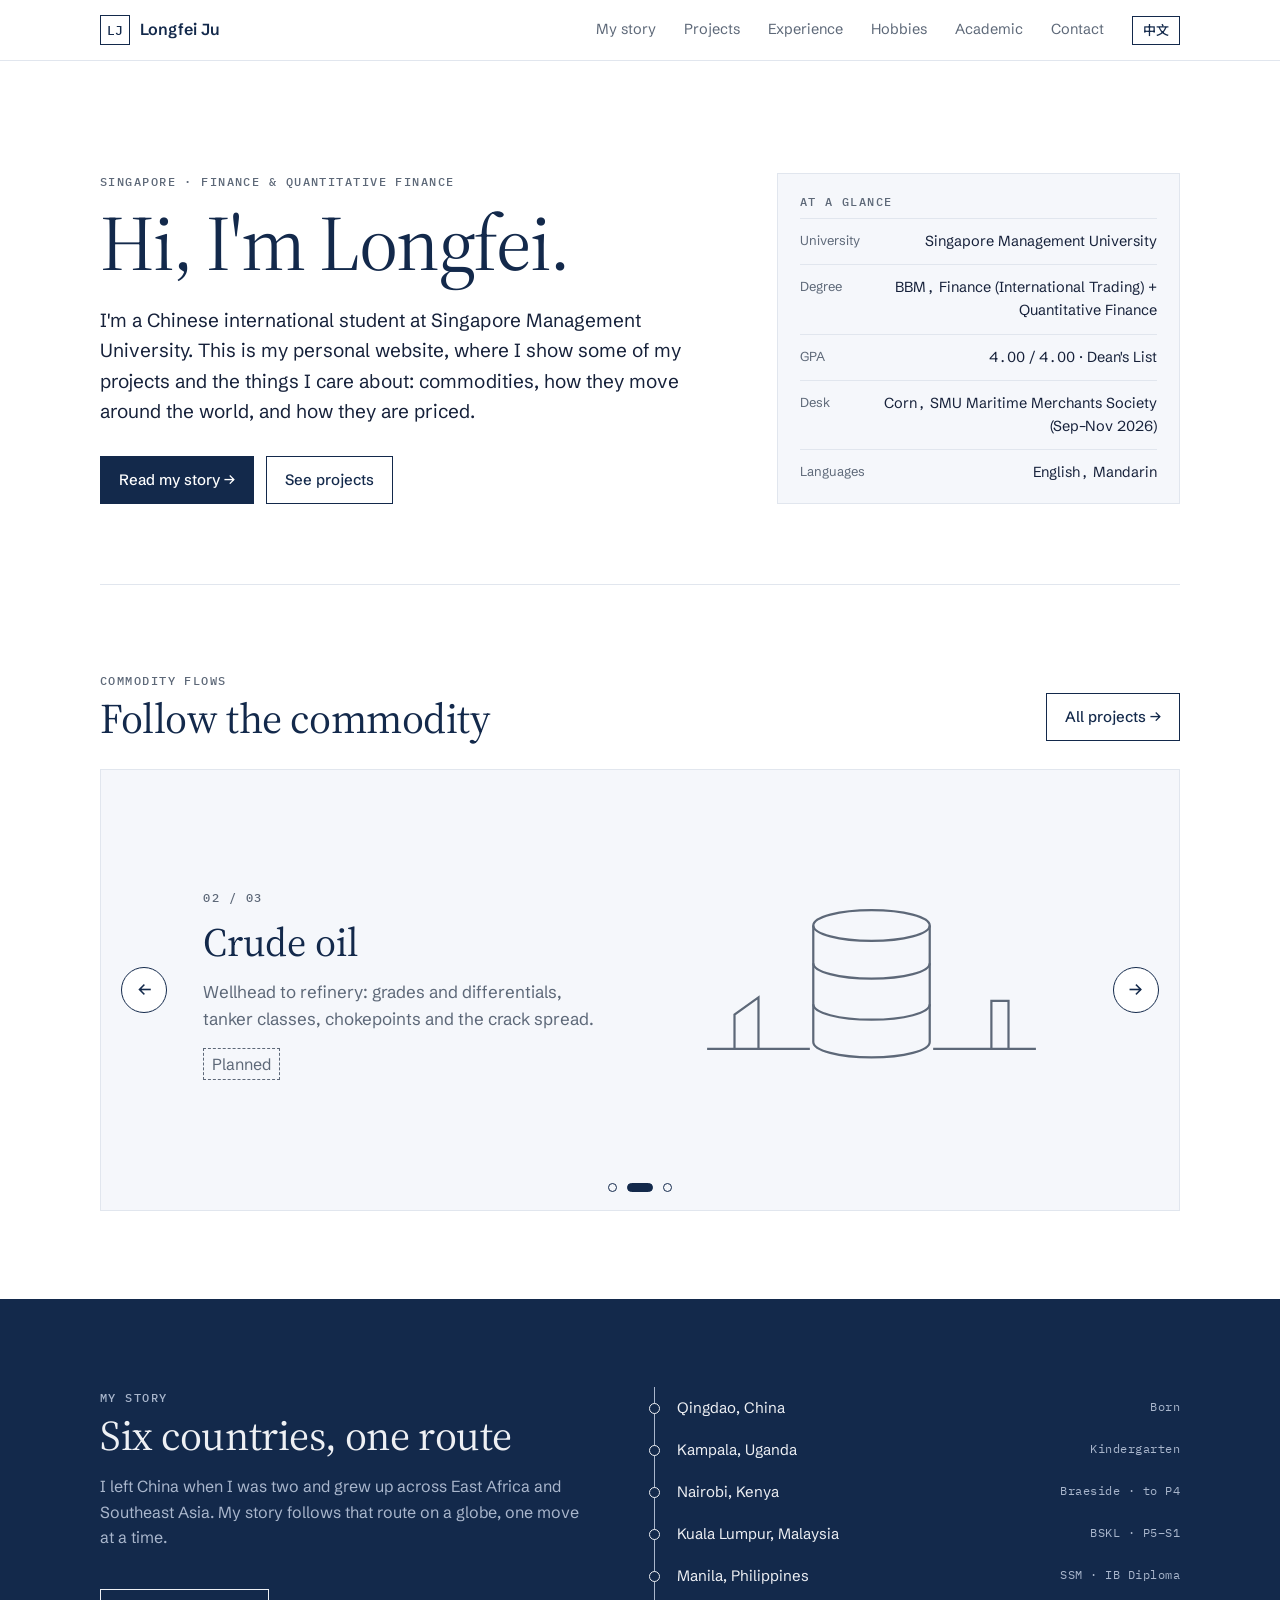
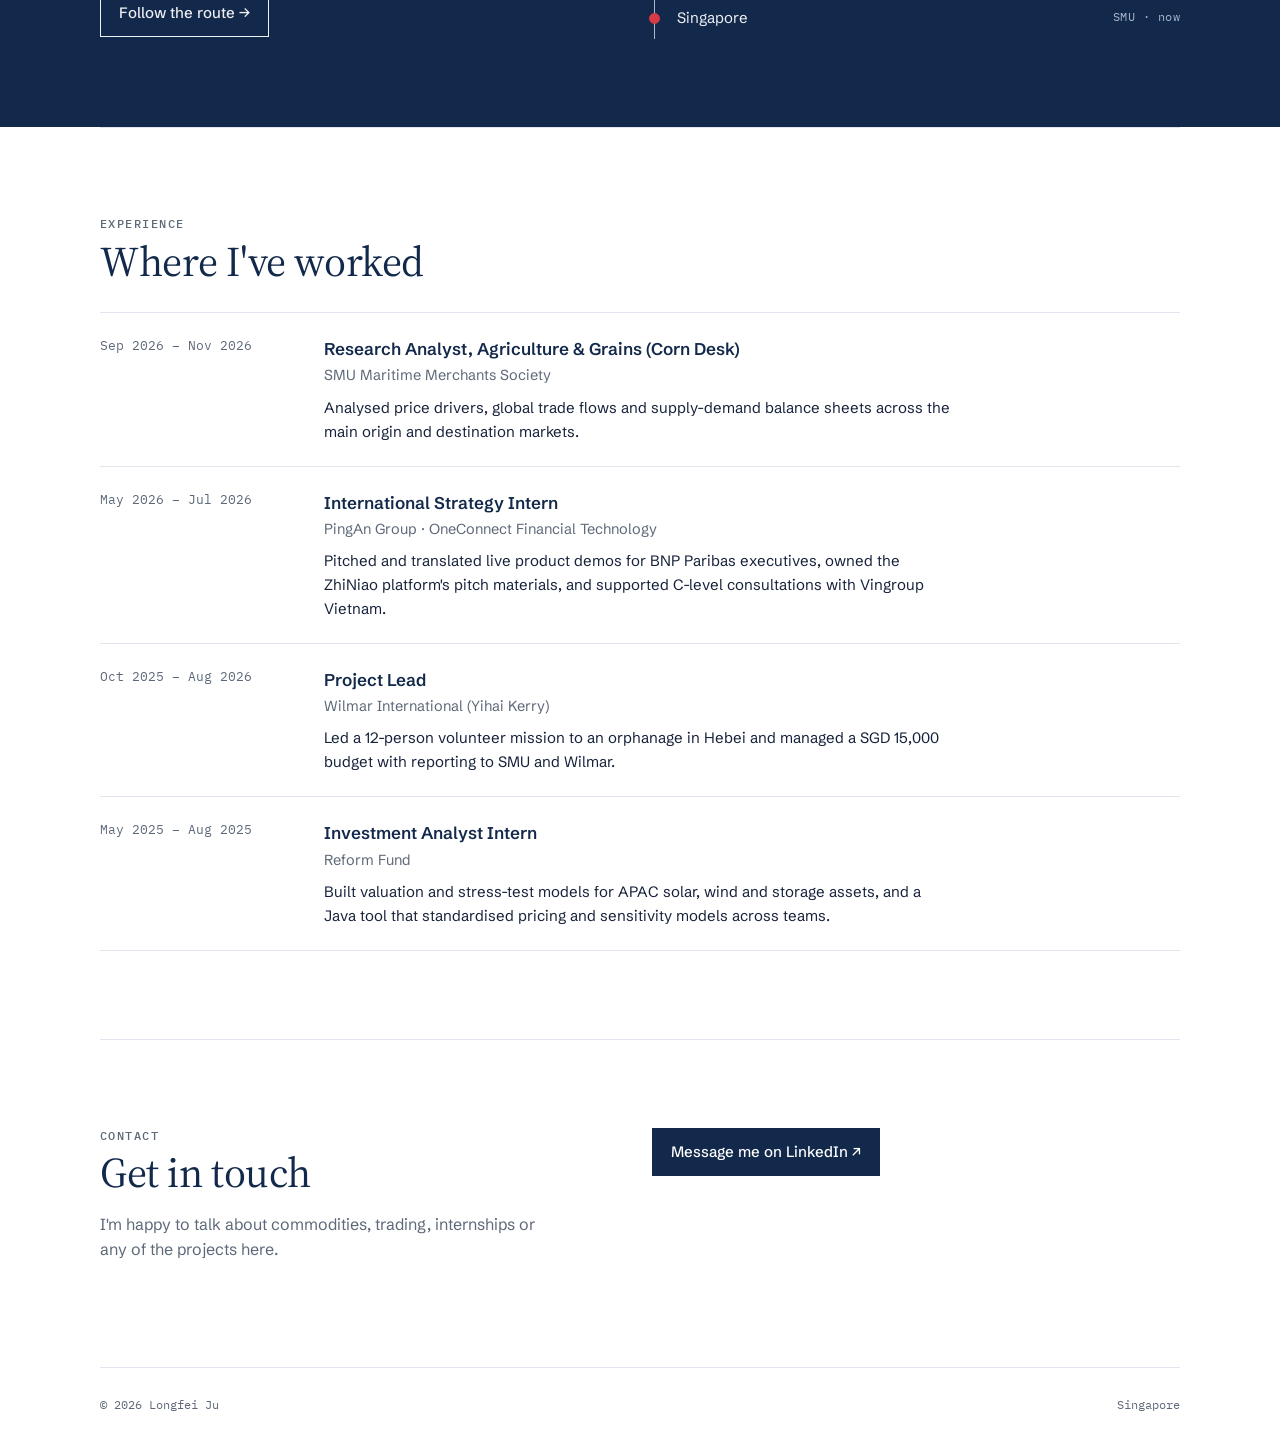
<file: index.html>
<!doctype html>
<html lang="en">
<head>
<meta charset="utf-8">
<meta name="viewport" content="width=device-width, initial-scale=1, viewport-fit=cover">
<title>Longfei Ju</title>
<meta name="description" content="Longfei Ju: Finance and Quantitative Finance at Singapore Management University. Projects, story, photography and academic work.">
<link rel="icon" href="favicon.svg" type="image/svg+xml">
<link rel="icon" href="favicon-32.png" sizes="32x32" type="image/png">
<link rel="apple-touch-icon" href="apple-touch-icon.png">
<link rel="preconnect" href="https://fonts.googleapis.com">
<link rel="preconnect" href="https://fonts.gstatic.com" crossorigin>
<link rel="stylesheet" href="https://fonts.googleapis.com/css2?family=IBM+Plex+Mono:wght@400;500&family=Noto+Sans+SC:wght@400;500&family=Noto+Serif+SC:wght@400;500&family=Schibsted+Grotesk:wght@400;500;600&family=Source+Serif+4:ital,opsz,wght@0,8..60,400;0,8..60,500;1,8..60,400&display=swap">
<link rel="stylesheet" href="site.css?v=34a0d05a">
<style>*{box-sizing:border-box}:root{padding-top:env(safe-area-inset-top,0px);padding-bottom:env(safe-area-inset-bottom,0px)}body{margin:0}[hidden]{display:none!important}</style>
</head>
<body>
<header>
  <nav class="wrap" aria-label="Main">
    <a class="mark" href="index.html"><b>LJ</b><span data-zh="巨龙飞">Longfei Ju</span></a>
    <div class="navr">
    <ul>
      <li class="hide-s"><a href="story.html" data-zh="我的故事">My story</a></li>
      <li><a href="projects.html" data-zh="项目">Projects</a></li>
      <li class="hide-m"><a href="index.html#experience" data-zh="经历">Experience</a></li>
      <li><a href="hobbies.html" data-zh="爱好">Hobbies</a></li>
      <li><a href="academic.html" data-zh="学术">Academic</a></li>
      <li class="hide-m"><a href="index.html#contact" data-zh="联系">Contact</a></li>
    </ul>
    <button class="langbtn" type="button">中文</button>
    </div>
  </nav>
</header>

<main class="wrap" id="top">
  <div class="hero">
    <div>
      <div class="eyebrow" id="h-eyebrow"></div>
      <h1 id="h-greeting">Hi, I'm Longfei.</h1>
      <p class="lede" id="h-intro"></p>
      <div class="cta">
        <a class="btn primary" href="story.html" data-zh="阅读我的故事 →">Read my story →</a>
        <a class="btn" href="projects.html" data-zh="查看项目">See projects</a>
      </div>
    </div>
    <aside class="glance" aria-label="At a glance">
      <h2 data-zh="概览">At a glance</h2>
      <dl id="glance"></dl>
    </aside>
  </div>

  <section id="flows" aria-labelledby="flows-h">
    <div class="sec-head">
      <div>
        <div class="eyebrow" data-zh="大宗商品流向">Commodity flows</div>
        <h2 class="title" id="flows-h" data-zh="追踪大宗商品">Follow the commodity</h2>
      </div>
      <a class="btn" href="projects.html" data-zh="所有项目 →">All projects →</a>
    </div>
    <div class="flows" id="flows-banner" role="region" aria-roledescription="carousel" aria-labelledby="flows-h">
      <div class="flows-viewport"><div class="flows-track"></div></div>
      <button class="flows-nav prev" type="button" aria-label="Previous commodity">←</button>
      <button class="flows-nav next" type="button" aria-label="Next commodity">→</button>
      <div class="flows-dots"></div>
    </div>
  </section>

  <section class="band" aria-labelledby="story-h">
    <div class="wrap story">
      <div>
        <div class="eyebrow" data-zh="我的故事">My story</div>
        <h2 class="title" id="story-h"></h2>
        <p id="story-text"></p>
        <a class="btn" href="story.html" data-zh="沿路线出发 →">Follow the route →</a>
      </div>
      <ol class="route">
        <li data-zh="中国青岛 &lt;span&gt;出生&lt;/span&gt;">Qingdao, China <span>Born</span></li>
        <li data-zh="乌干达坎帕拉 &lt;span&gt;幼儿园&lt;/span&gt;">Kampala, Uganda <span>Kindergarten</span></li>
        <li data-zh="肯尼亚内罗毕 &lt;span&gt;Braeside · 至小学四年级&lt;/span&gt;">Nairobi, Kenya <span>Braeside · to P4</span></li>
        <li data-zh="马来西亚吉隆坡 &lt;span&gt;BSKL · 小五至中一&lt;/span&gt;">Kuala Lumpur, Malaysia <span>BSKL · P5–S1</span></li>
        <li data-zh="菲律宾马尼拉 &lt;span&gt;SSM · IB 文凭&lt;/span&gt;">Manila, Philippines <span>SSM · IB Diploma</span></li>
        <li data-zh="新加坡 &lt;span&gt;SMU · 现在&lt;/span&gt;">Singapore <span>SMU · now</span></li>
      </ol>
    </div>
  </section>

  <section id="experience" aria-labelledby="xp-h">
    <div class="sec-head">
      <div>
        <div class="eyebrow" data-zh="经历">Experience</div>
        <h2 class="title" id="xp-h" data-zh="工作经历">Where I've worked</h2>
      </div>
    </div>
    <div class="xp" id="xp"></div>
  </section>

  <section id="contact" aria-labelledby="contact-h">
    <div class="contact">
      <div>
        <div class="eyebrow" data-zh="联系">Contact</div>
        <h2 class="title" id="contact-h"></h2>
        <p id="contact-text" style="color:var(--muted);max-width:44ch"></p>
      </div>
      <div>
        <a class="btn primary" id="linkedin" href="https://www.linkedin.com/in/longfei-ju-b4a008168" target="_blank" rel="noopener" data-zh="在领英上联系我 ↗">Message me on LinkedIn ↗</a>
      </div>
    </div>
  </section>
  <footer>
    <span data-zh="© 2026 巨龙飞">© 2026 Longfei Ju</span>
    <span data-zh="新加坡">Singapore</span>
  </footer>
</main>

<script src="site.js?v=6447d337"></script>
<script>
(function () {
  var T = site.T, esc = site.esc;
  function set(id, html) { var el = document.getElementById(id); if (el) el.outerHTML = html; }
  site.load('content/home.json').then(function (d) {
    var h = d.hero || {};
    set('h-eyebrow', T(h.eyebrow, 'div', 'class="eyebrow" id="h-eyebrow"'));
    set('h-greeting', T(h.greeting, 'h1', 'id="h-greeting"'));
    set('h-intro', T(h.intro, 'p', 'class="lede" id="h-intro"'));
    document.getElementById('glance').innerHTML = (d.glance || []).map(function (g) { return T(g.label, 'dt') + T(g.value, 'dd'); }).join('');
    site.flowsBanner(document.getElementById('flows-banner'), d.projects || []);
    var s = d.story || {};
    set('story-h', T(s.title, 'h2', 'class="title" id="story-h"'));
    set('story-text', T(s.text, 'p', 'id="story-text"'));
    document.getElementById('xp').innerHTML = (d.experience || []).map(function (x) {
      return '<article>' + T(x.dates, 'time') + '<div>' + T(x.role, 'h3') + T(x.org, 'div', 'class="org"') + T(x.description, 'p') + '</div></article>';
    }).join('');
    var c = d.contact || {};
    set('contact-h', T(c.title, 'h2', 'class="title" id="contact-h"'));
    set('contact-text', T(c.text, 'p', 'id="contact-text" style="color:var(--muted);max-width:44ch"'));
    if (c.linkedin) document.getElementById('linkedin').href = c.linkedin;
    site.scan();
  }).catch(function () {});
})();
</script>
</body>
</html>
</file>
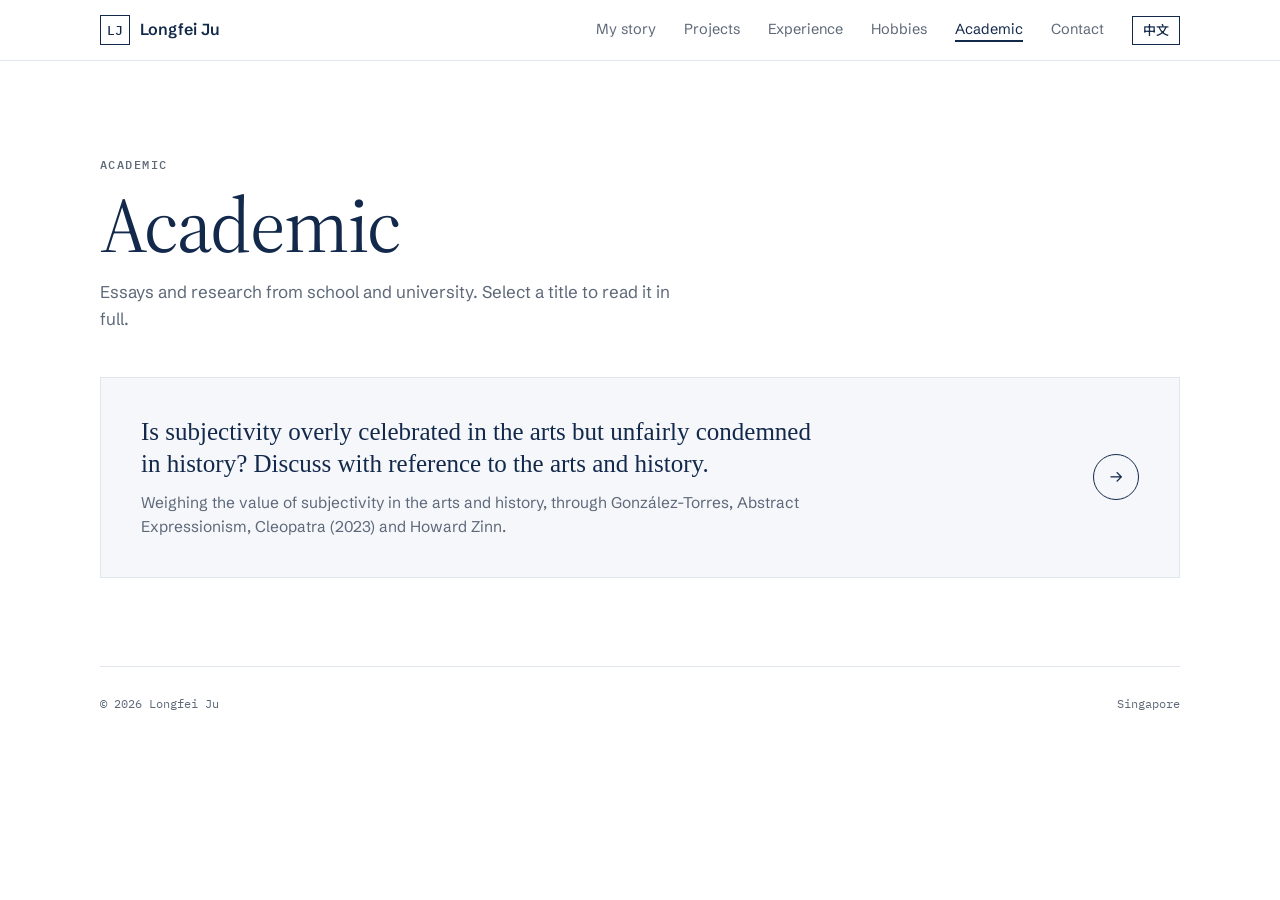
<file: academic.html>
<!doctype html>
<html lang="en">
<head>
<meta charset="utf-8">
<meta name="viewport" content="width=device-width, initial-scale=1, viewport-fit=cover">
<title>Academic · Longfei Ju</title>
<meta name="description" content="Essays and academic work by Longfei Ju.">
<link rel="icon" href="favicon.svg" type="image/svg+xml">
<link rel="icon" href="favicon-32.png" sizes="32x32" type="image/png">
<link rel="apple-touch-icon" href="apple-touch-icon.png">
<link rel="preconnect" href="https://fonts.googleapis.com">
<link rel="preconnect" href="https://fonts.gstatic.com" crossorigin>
<link rel="stylesheet" href="https://fonts.googleapis.com/css2?family=IBM+Plex+Mono:wght@400;500&family=Noto+Sans+SC:wght@400;500&family=Noto+Serif+SC:wght@400;500&family=Schibsted+Grotesk:wght@400;500;600&family=Source+Serif+4:ital,opsz,wght@0,8..60,400;0,8..60,500;1,8..60,400&display=swap">
<link rel="stylesheet" href="site.css?v=34a0d05a">
<style>*{box-sizing:border-box}:root{padding-top:env(safe-area-inset-top,0px);padding-bottom:env(safe-area-inset-bottom,0px)}body{margin:0}[hidden]{display:none!important}</style>
</head>
<body>
<header>
  <nav class="wrap" aria-label="Main">
    <a class="mark" href="index.html"><b>LJ</b><span data-zh="巨龙飞">Longfei Ju</span></a>
    <div class="navr">
    <ul>
      <li class="hide-s"><a href="story.html" data-zh="我的故事">My story</a></li>
      <li><a href="projects.html" data-zh="项目">Projects</a></li>
      <li class="hide-m"><a href="index.html#experience" data-zh="经历">Experience</a></li>
      <li><a href="hobbies.html" data-zh="爱好">Hobbies</a></li>
      <li><a href="academic.html" aria-current="page" data-zh="学术">Academic</a></li>
      <li class="hide-m"><a href="index.html#contact" data-zh="联系">Contact</a></li>
    </ul>
    <button class="langbtn" type="button">中文</button>
    </div>
  </nav>
</header>

<main class="wrap">
  <div class="page-head">
    <div class="eyebrow" data-zh="学术">Academic</div>
    <h1 data-zh="学术">Academic</h1>
    <p id="intro"></p>
  </div>
  <ol class="toc" id="items"></ol>
  <div class="empty" id="empty" hidden><span data-zh="更多内容即将推出。">More coming soon.</span></div>
  <footer>
    <span data-zh="© 2026 巨龙飞">© 2026 Longfei Ju</span>
    <span data-zh="新加坡">Singapore</span>
  </footer>
</main>

<script src="site.js?v=6447d337"></script>
<script>
(function () {
  var T = site.T, esc = site.esc, items = [];
  function wordsOf(body) { return (body || '').trim().split(/\s+/).filter(Boolean).length; }
  function fmt(n) { return n.toLocaleString('en-US'); }

  function check() {
    var zh = site.lang() === 'zh', vis = items.filter(function (x) { return !zh || x.show_in_chinese; }).length;
    document.getElementById('empty').hidden = vis > 0;
  }
  site.onLang(check);
  site.load('content/academic.json').then(function (d) {
    var el = document.getElementById('intro'); if (site.has(d.intro)) el.outerHTML = T(d.intro, 'p', 'id="intro"');
    items = (d.items || []).filter(function (x) { return x && site.has(x.title); });
    document.getElementById('items').innerHTML = items.map(function (x, i) {
      var n = wordsOf(x.body), mins = Math.max(1, Math.round(n / 230));
      var href = x.body ? 'essay.html?e=' + encodeURIComponent(x.slug || String(i)) : '';
      var meta = (x.year ? '<span>' + esc(x.year) + '</span>' : '') + (n ? '<span>' + fmt(n) + ' <span data-zh="词">words</span></span><span>' + mins + ' <span data-zh="分钟阅读">min read</span></span>' : '');
      var inner = '<div class="toc-body">' + T(x.title, 'h2') + (site.has(x.summary) ? T(x.summary, 'p') : '') + '</div>'
        + (href ? '<span class="toc-arrow" aria-hidden="true">→</span>' : '');
      return '<li class="' + (x.show_in_chinese ? '' : 'en-only') + '">' + (href ? '<a class="toc-item" href="' + href + '">' + inner + '</a>' : '<div class="toc-item">' + inner + '</div>') + '</li>';
    }).join('');
    site.scan(); check();
  }).catch(function () { document.getElementById('empty').hidden = false; site.scan(); });
})();
</script>
</body>
</html>
</file>
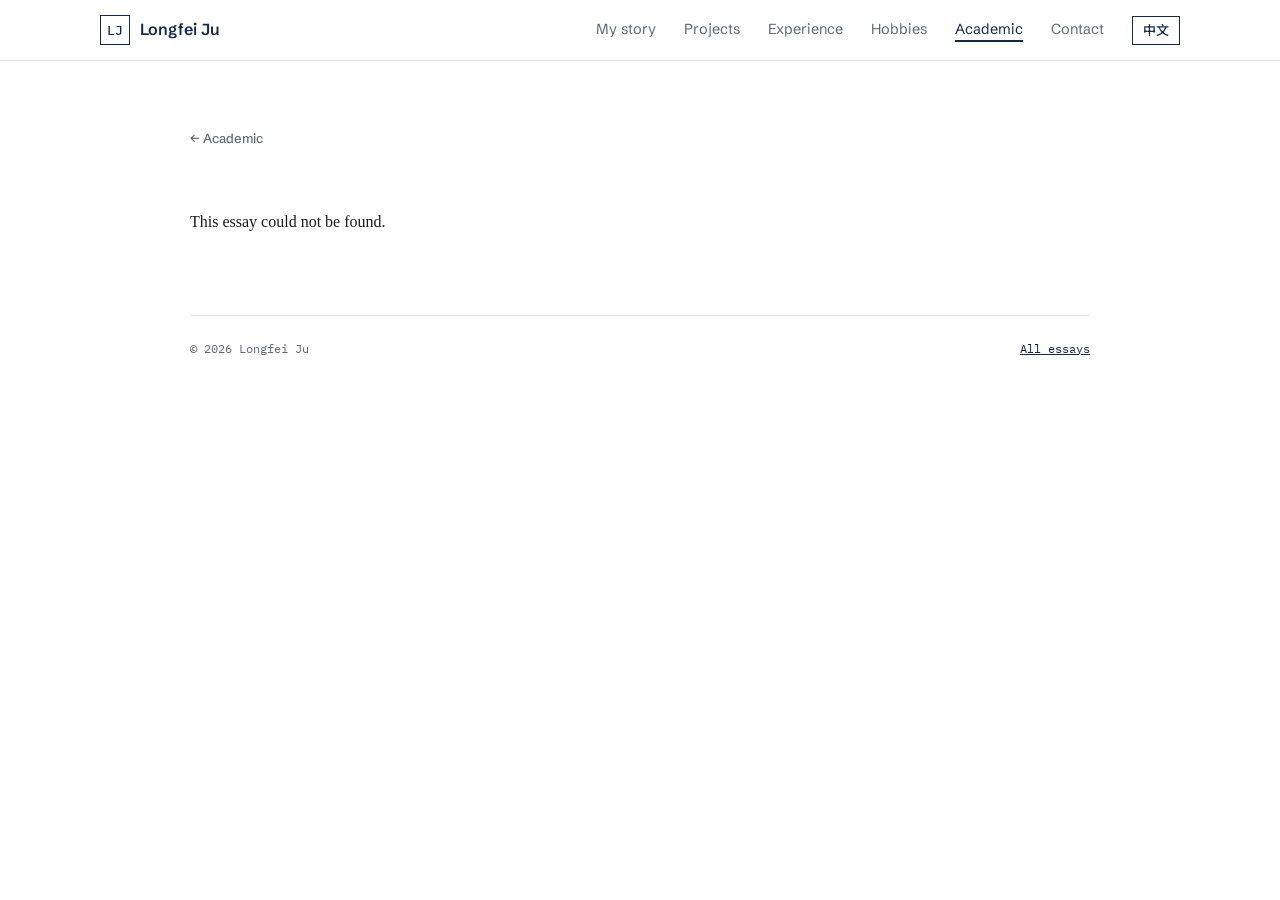
<file: essay.html>
<!doctype html>
<html lang="en">
<head>
<meta charset="utf-8">
<meta name="viewport" content="width=device-width, initial-scale=1, viewport-fit=cover">
<title>Essay · Longfei Ju</title>
<meta name="description" content="An essay by Longfei Ju.">
<link rel="icon" href="favicon.svg" type="image/svg+xml">
<link rel="icon" href="favicon-32.png" sizes="32x32" type="image/png">
<link rel="apple-touch-icon" href="apple-touch-icon.png">
<link rel="preconnect" href="https://fonts.googleapis.com">
<link rel="preconnect" href="https://fonts.gstatic.com" crossorigin>
<link rel="stylesheet" href="https://fonts.googleapis.com/css2?family=IBM+Plex+Mono:wght@400;500&family=Noto+Sans+SC:wght@400;500&family=Noto+Serif+SC:wght@400;500&family=Schibsted+Grotesk:wght@400;500;600&family=Source+Serif+4:ital,opsz,wght@0,8..60,400;0,8..60,500;1,8..60,400&display=swap">
<link rel="stylesheet" href="site.css?v=34a0d05a">
<style>*{box-sizing:border-box}:root{padding-top:env(safe-area-inset-top,0px);padding-bottom:env(safe-area-inset-bottom,0px)}body{margin:0}[hidden]{display:none!important}</style>
</head>
<body>
<header>
  <nav class="wrap" aria-label="Main">
    <a class="mark" href="index.html"><b>LJ</b><span data-zh="巨龙飞">Longfei Ju</span></a>
    <div class="navr">
    <ul>
      <li class="hide-s"><a href="story.html" data-zh="我的故事">My story</a></li>
      <li><a href="projects.html" data-zh="项目">Projects</a></li>
      <li class="hide-m"><a href="index.html#experience" data-zh="经历">Experience</a></li>
      <li><a href="hobbies.html" data-zh="爱好">Hobbies</a></li>
      <li><a href="academic.html" aria-current="page" data-zh="学术">Academic</a></li>
      <li class="hide-m"><a href="index.html#contact" data-zh="联系">Contact</a></li>
    </ul>
    <button class="langbtn" type="button">中文</button>
    </div>
  </nav>
</header>

<div class="readbar" aria-hidden="true"><i id="readbar"></i></div>
<main class="essay-wrap">
  <article class="essay" id="essay">
    <a class="essay-back" href="academic.html" data-zh="← 学术">← Academic</a>
    <p class="essay-loading">Loading…</p>
  </article>
  <footer class="essay-foot">
    <span data-zh="© 2026 巨龙飞">© 2026 Longfei Ju</span>
    <a href="academic.html" data-zh="全部论文">All essays</a>
  </footer>
</main>

<script src="site.js?v=6447d337"></script>
<script>
(function () {
  var T = site.T, esc = site.esc;
  function wordsOf(body) { return (body || '').trim().split(/\s+/).filter(Boolean).length; }
  function fmt(n) { return n.toLocaleString('en-US'); }

  function inline(s) {
    return esc(s).replace(/\*\*(.+?)\*\*/g, '<strong>$1</strong>').replace(/\*(.+?)\*/g, '<em>$1</em>');
  }
  function linkify(s) {
    return esc(s).replace(/(https?:\/\/[^\s<]+)/g, function (u) { return '<a href="' + u + '" target="_blank" rel="noopener">' + u + '</a>'; });
  }
  var slug = new URLSearchParams(location.search).get('e') || '';
  var box = document.getElementById('essay'), bar = document.getElementById('readbar');
  site.load('content/academic.json').then(function (d) {
    var items = d.items || [], x = items.filter(function (it, i) { return (it.slug || String(i)) === slug; })[0];
    if (!x || !x.body) {
      box.innerHTML = '<a class="essay-back" href="academic.html" data-zh="← 学术">← Academic</a><p data-zh="找不到这篇文章。">This essay could not be found.</p>';
      site.scan(); return;
    }
    document.title = (x.title && x.title.en ? x.title.en.slice(0, 70) : 'Essay') + ' · Longfei Ju';
    var paras = x.body.split(/\n\s*\n/).map(function (p) { return p.replace(/\s*\n\s*/g, ' ').trim(); }).filter(Boolean);
    var n = wordsOf(x.body), mins = Math.max(1, Math.round(n / 230));
    var bib = (x.bibliography || '').split(/\n/).map(function (l) { return l.replace(/^\s*[-•]\s*/, '').trim(); }).filter(Boolean);
    box.innerHTML = '<a class="essay-back" href="academic.html" data-zh="← 学术">← Academic</a>'
      + '<div class="essay-head">' + (site.has(x.kind) ? T(x.kind, 'div', 'class="essay-kind"') : '')
      + '<h1 class="essay-title">' + esc(x.title.en || '') + '</h1>'
      + '<div class="essay-by"><span data-zh="巨龙飞">Longfei Ju</span>' + (x.year ? '<span>' + esc(x.year) + '</span>' : '') + '<span>' + fmt(n) + ' <span data-zh="词">words</span></span><span>' + mins + ' <span data-zh="分钟阅读">min read</span></span></div>'
      + '<div class="essay-rule" aria-hidden="true">❦</div></div>'
      + '<div class="essay-body">' + paras.map(function (p) { return '<p>' + inline(p) + '</p>'; }).join('') + '</div>'
      + (bib.length ? '<section class="essay-bib"><h2 data-zh="参考文献">Bibliography</h2><ol>' + bib.map(function (b) { return '<li>' + linkify(b) + '</li>'; }).join('') + '</ol></section>' : '');
    site.scan();
  }).catch(function () { box.innerHTML = '<a class="essay-back" href="academic.html">← Academic</a><p>This essay could not be loaded.</p>'; });
  function onScroll() { var h = document.documentElement, max = h.scrollHeight - innerHeight; bar.style.transform = 'scaleX(' + (max > 0 ? Math.min(1, scrollY / max) : 0) + ')'; }
  addEventListener('scroll', onScroll, { passive: true }); onScroll();
})();
</script>
</body>
</html>
</file>
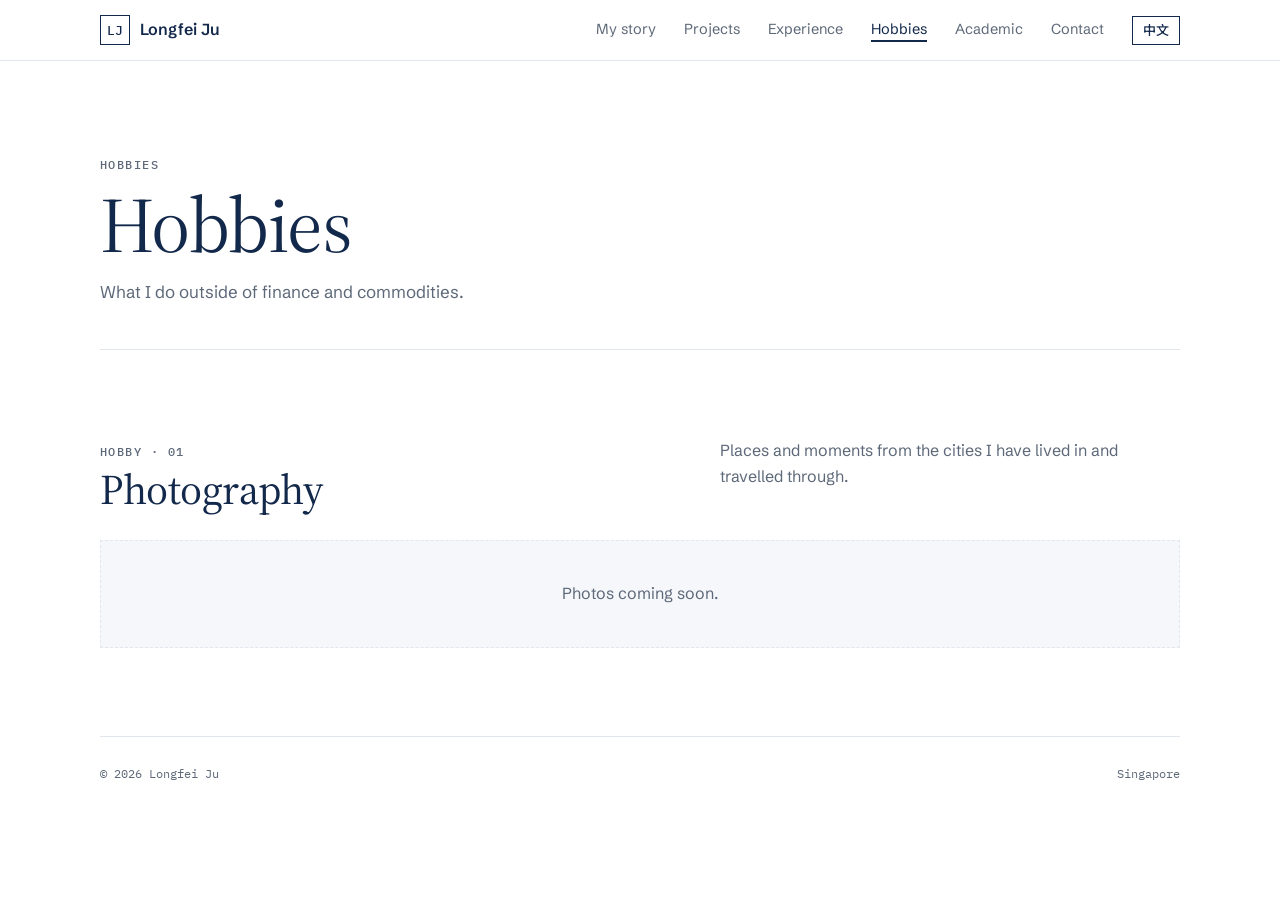
<file: hobbies.html>
<!doctype html>
<html lang="en">
<head>
<meta charset="utf-8">
<meta name="viewport" content="width=device-width, initial-scale=1, viewport-fit=cover">
<title>Hobbies · Longfei Ju</title>
<meta name="description" content="Hobbies of Longfei Ju, starting with photography.">
<link rel="icon" href="favicon.svg" type="image/svg+xml">
<link rel="icon" href="favicon-32.png" sizes="32x32" type="image/png">
<link rel="apple-touch-icon" href="apple-touch-icon.png">
<link rel="preconnect" href="https://fonts.googleapis.com">
<link rel="preconnect" href="https://fonts.gstatic.com" crossorigin>
<link rel="stylesheet" href="https://fonts.googleapis.com/css2?family=IBM+Plex+Mono:wght@400;500&family=Noto+Sans+SC:wght@400;500&family=Noto+Serif+SC:wght@400;500&family=Schibsted+Grotesk:wght@400;500;600&family=Source+Serif+4:ital,opsz,wght@0,8..60,400;0,8..60,500;1,8..60,400&display=swap">
<link rel="stylesheet" href="site.css?v=34a0d05a">
<style>*{box-sizing:border-box}:root{padding-top:env(safe-area-inset-top,0px);padding-bottom:env(safe-area-inset-bottom,0px)}body{margin:0}[hidden]{display:none!important}</style>
</head>
<body>
<header>
  <nav class="wrap" aria-label="Main">
    <a class="mark" href="index.html"><b>LJ</b><span data-zh="巨龙飞">Longfei Ju</span></a>
    <div class="navr">
    <ul>
      <li class="hide-s"><a href="story.html" data-zh="我的故事">My story</a></li>
      <li><a href="projects.html" data-zh="项目">Projects</a></li>
      <li class="hide-m"><a href="index.html#experience" data-zh="经历">Experience</a></li>
      <li><a href="hobbies.html" aria-current="page" data-zh="爱好">Hobbies</a></li>
      <li><a href="academic.html" data-zh="学术">Academic</a></li>
      <li class="hide-m"><a href="index.html#contact" data-zh="联系">Contact</a></li>
    </ul>
    <button class="langbtn" type="button">中文</button>
    </div>
  </nav>
</header>

<main class="wrap">
  <div class="page-head">
    <div class="eyebrow" data-zh="爱好">Hobbies</div>
    <h1 data-zh="爱好">Hobbies</h1>
    <p id="page-intro"></p>
  </div>
  <section id="photography" aria-labelledby="photo-h">
    <div class="sec-head">
      <div>
        <div class="eyebrow" data-zh="爱好 · 01">Hobby · 01</div>
        <h2 class="title" id="photo-h" data-zh="摄影">Photography</h2>
      </div>
      <p id="intro"></p>
    </div>
    <div class="gallery" id="gallery"></div>
    <div class="empty" id="empty" hidden><span data-zh="照片即将上线。">Photos coming soon.</span></div>
  </section>
  <footer>
    <span data-zh="© 2026 巨龙飞">© 2026 Longfei Ju</span>
    <span data-zh="新加坡">Singapore</span>
  </footer>
</main>

<div class="lb" id="lb" hidden role="dialog" aria-modal="true" aria-label="Photo viewer">
  <div class="lb-top"><button type="button" id="lb-close" data-zh="关闭 ✕">Close ✕</button></div>
  <div class="lb-stage">
    <button type="button" class="nav-b" id="lb-prev" aria-label="Previous photo">←</button>
    <img id="lb-img" alt="">
    <button type="button" class="nav-b" id="lb-next" aria-label="Next photo">→</button>
  </div>
  <div class="lb-cap" id="lb-cap"></div>
</div>

<script src="site.js?v=6447d337"></script>
<script>
(function () {
  var T = site.T, esc = site.esc, list = [], cur = 0, lastFocus = null;
  var lb = document.getElementById('lb'), img = document.getElementById('lb-img'), cap = document.getElementById('lb-cap');
  function pick(o) { o = o || {}; return site.lang() === 'zh' ? (o.zh || o.en || '') : (o.en || ''); }
  function caption(p) { var a = pick(p.caption), b = pick(p.location); return (a ? '<b>' + esc(a) + '</b>' : '') + (a && b ? ' · ' : '') + esc(b); }
  function show(i) { cur = (i + list.length) % list.length; var p = list[cur]; img.src = p.image; img.alt = pick(p.caption) || pick(p.location) || 'Photo'; cap.innerHTML = caption(p); }
  function open(i) { lastFocus = document.activeElement; show(i); lb.hidden = false; document.body.style.overflow = 'hidden'; document.getElementById('lb-close').focus(); }
  function close() { lb.hidden = true; document.body.style.overflow = ''; if (lastFocus) lastFocus.focus(); }
  document.getElementById('lb-close').onclick = close;
  document.getElementById('lb-prev').onclick = function () { show(cur - 1); };
  document.getElementById('lb-next').onclick = function () { show(cur + 1); };
  lb.addEventListener('click', function (e) { if (e.target === lb || e.target.classList.contains('lb-stage')) close(); });
  document.addEventListener('keydown', function (e) { if (lb.hidden) return; if (e.key === 'Escape') close(); if (e.key === 'ArrowLeft') show(cur - 1); if (e.key === 'ArrowRight') show(cur + 1); });
  site.onLang(function () { if (!lb.hidden) show(cur); });
  site.load('content/hobbies.json').then(function (h) { var el = document.getElementById('page-intro'); if (h && site.has(h.intro)) { el.outerHTML = T(h.intro, 'p', 'id="page-intro"'); site.scan(); } }).catch(function () {});
  site.load('content/photos.json').then(function (d) {
    var el = document.getElementById('intro'); if (site.has(d.intro)) el.outerHTML = T(d.intro, 'p', 'id="intro"');
    list = (d.photos || []).filter(function (p) { return p && p.image; });
    if (!list.length) { document.getElementById('empty').hidden = false; site.scan(); return; }
    document.getElementById('gallery').innerHTML = list.map(function (p, i) {
      var c = site.has(p.caption) ? T(p.caption, 'b') : '', l = site.has(p.location) ? T(p.location, 'span') : '';
      return '<button type="button" class="ph" data-i="' + i + '"><figure style="margin:0"><img src="' + esc(p.image) + '" alt="' + esc((p.caption && p.caption.en) || (p.location && p.location.en) || 'Photo') + '" loading="lazy" decoding="async">'
        + (c || l ? '<figcaption>' + c + l + '</figcaption>' : '') + '</figure></button>';
    }).join('');
    document.querySelectorAll('.ph').forEach(function (b) { b.onclick = function () { open(+b.dataset.i); }; });
    site.scan();
  }).catch(function () { document.getElementById('empty').hidden = false; site.scan(); });
})();
</script>
</body>
</html>
</file>
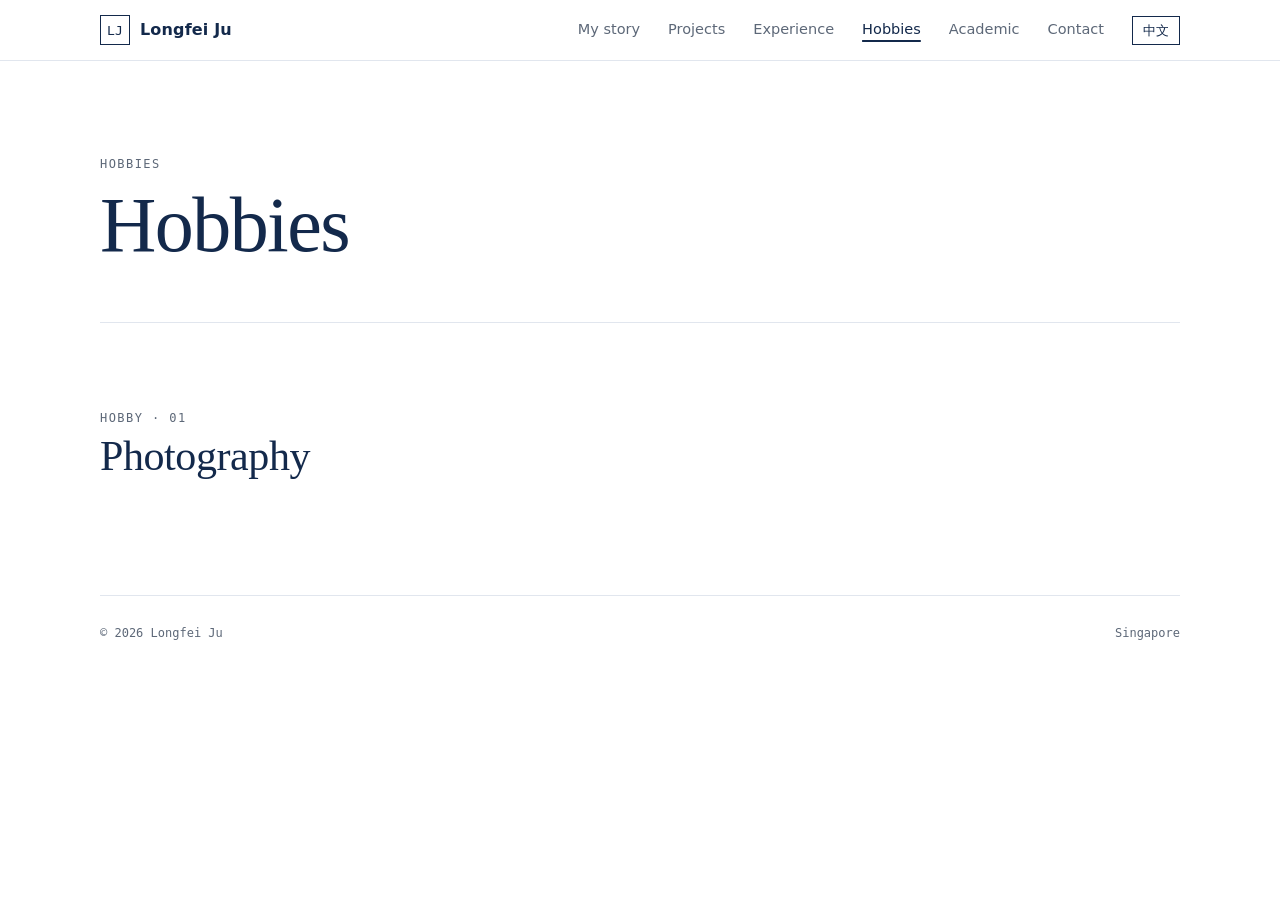
<file: photography.html>
<!doctype html>
<html lang="en"><head><meta charset="utf-8"><title>Hobbies · Longfei Ju</title><meta http-equiv="refresh" content="0; url=hobbies.html#photography"><link rel="canonical" href="hobbies.html#photography"></head><body><p>Photography has moved to <a href="hobbies.html#photography">Hobbies</a>.</p></body></html>
</file>
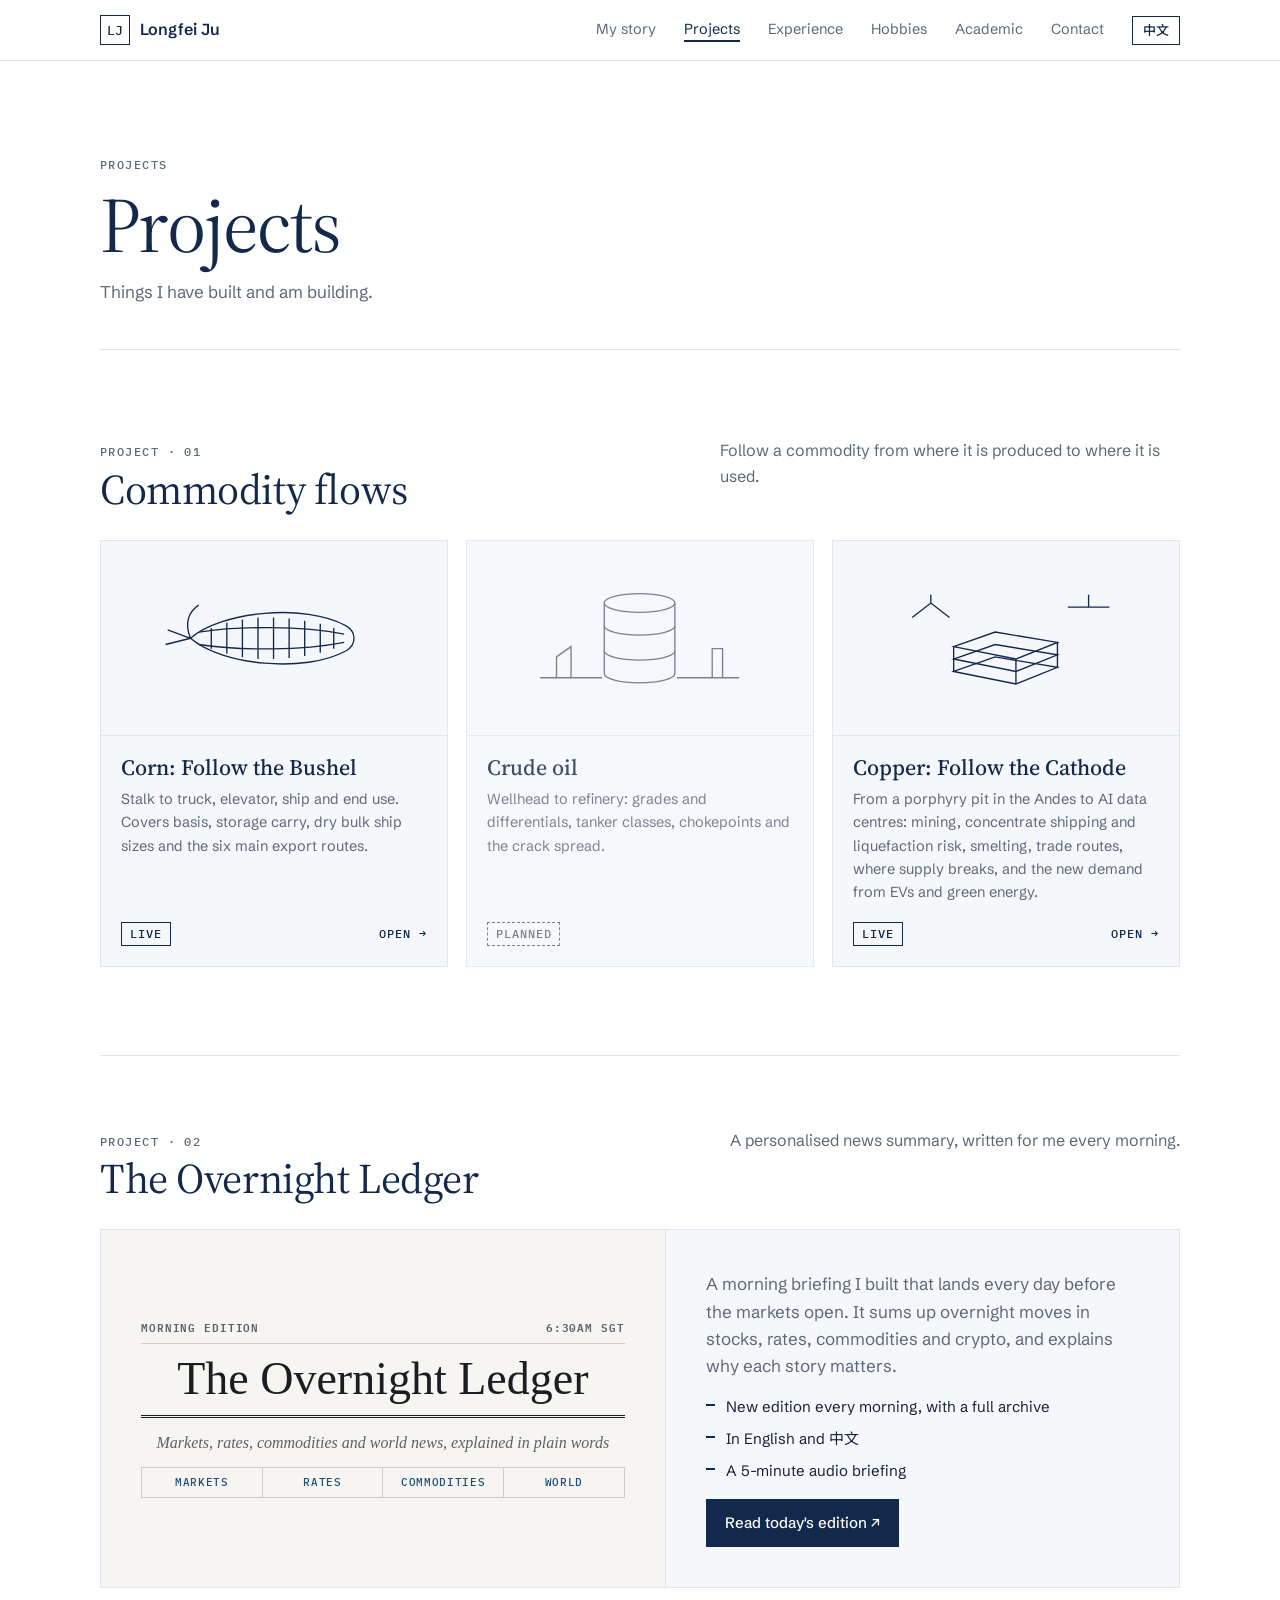
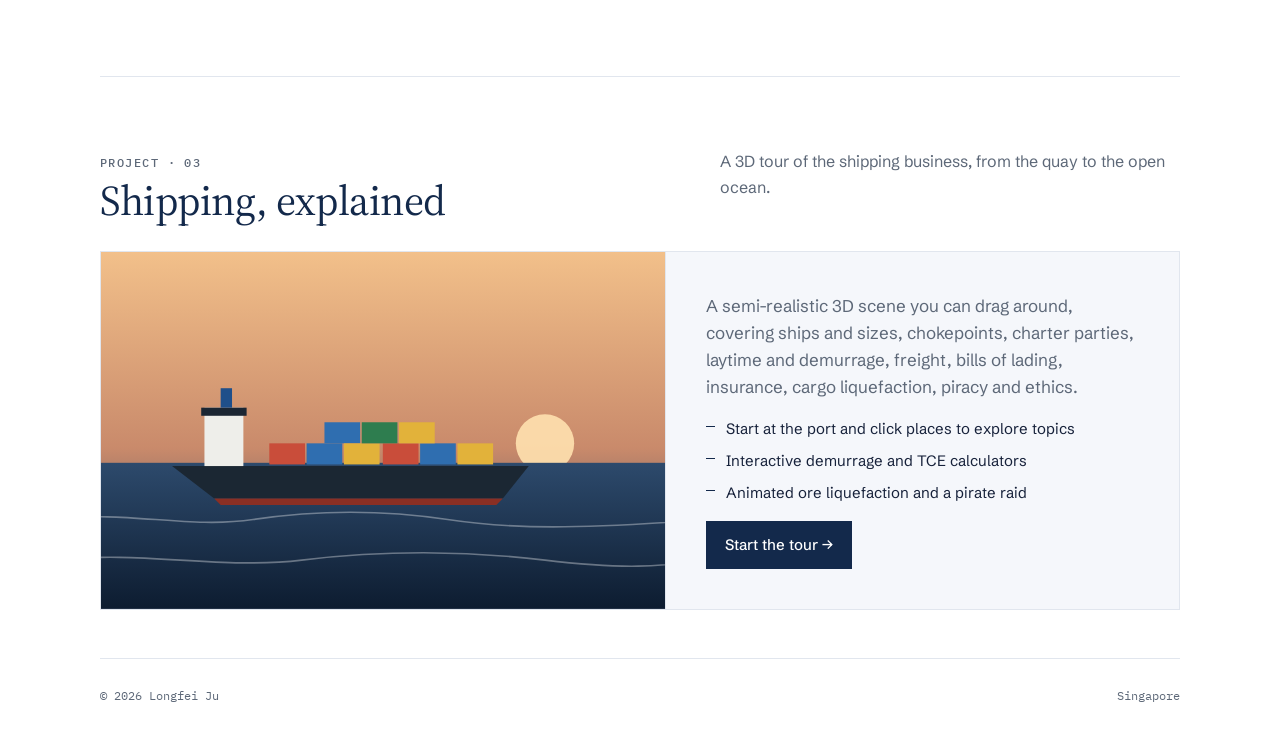
<file: projects.html>
<!doctype html>
<html lang="en">
<head>
<meta charset="utf-8">
<meta name="viewport" content="width=device-width, initial-scale=1, viewport-fit=cover">
<title>Projects · Longfei Ju</title>
<meta name="description" content="Projects by Longfei Ju: commodity flows, The Overnight Ledger and Shipping, explained.">
<link rel="icon" href="favicon.svg" type="image/svg+xml">
<link rel="icon" href="favicon-32.png" sizes="32x32" type="image/png">
<link rel="apple-touch-icon" href="apple-touch-icon.png">
<link rel="preconnect" href="https://fonts.googleapis.com">
<link rel="preconnect" href="https://fonts.gstatic.com" crossorigin>
<link rel="stylesheet" href="https://fonts.googleapis.com/css2?family=IBM+Plex+Mono:wght@400;500&family=Noto+Sans+SC:wght@400;500&family=Noto+Serif+SC:wght@400;500&family=Schibsted+Grotesk:wght@400;500;600&family=Source+Serif+4:ital,opsz,wght@0,8..60,400;0,8..60,500;1,8..60,400&display=swap">
<link rel="stylesheet" href="site.css?v=34a0d05a">
<style>*{box-sizing:border-box}:root{padding-top:env(safe-area-inset-top,0px);padding-bottom:env(safe-area-inset-bottom,0px)}body{margin:0}[hidden]{display:none!important}</style>
</head>
<body>
<header>
  <nav class="wrap" aria-label="Main">
    <a class="mark" href="index.html"><b>LJ</b><span data-zh="巨龙飞">Longfei Ju</span></a>
    <div class="navr">
    <ul>
      <li class="hide-s"><a href="story.html" data-zh="我的故事">My story</a></li>
      <li><a href="projects.html" aria-current="page" data-zh="项目">Projects</a></li>
      <li class="hide-m"><a href="index.html#experience" data-zh="经历">Experience</a></li>
      <li><a href="hobbies.html" data-zh="爱好">Hobbies</a></li>
      <li><a href="academic.html" data-zh="学术">Academic</a></li>
      <li class="hide-m"><a href="index.html#contact" data-zh="联系">Contact</a></li>
    </ul>
    <button class="langbtn" type="button">中文</button>
    </div>
  </nav>
</header>

<main class="wrap">
  <div class="page-head">
    <div class="eyebrow" data-zh="项目">Projects</div>
    <h1 data-zh="项目">Projects</h1>
    <p id="page-intro"></p>
  </div>
  <section id="commodity-flows" aria-labelledby="cf-h">
    <div class="sec-head">
      <div>
        <div class="eyebrow" data-zh="项目 · 01">Project · 01</div>
        <h2 class="title" id="cf-h" data-zh="大宗商品流向">Commodity flows</h2>
      </div>
      <p id="cf-intro"></p>
    </div>
    <div class="grid" id="cf-grid"></div>
  </section>
  <section id="overnight-ledger" aria-labelledby="ol-h">
    <div class="sec-head">
      <div>
        <div class="eyebrow" data-zh="项目 · 02">Project · 02</div>
        <h2 class="title" id="ol-h" data-zh="隔夜账本">The Overnight Ledger</h2>
      </div>
      <p id="ol-intro" data-zh="每天早上为我生成的个性化新闻摘要。">A personalised news summary, written for me every morning.</p>
    </div>
    <a class="ledger" id="ol-card" href="https://claude.ai/artifact/Ngd3gssUosM8tuTW7UN4r3" target="_blank" rel="noopener">
      <div class="ledger-mast" aria-hidden="true">
        <div class="ledger-top"><span data-zh="晨间版">Morning edition</span><span data-zh="新加坡时间 6:30">6:30am SGT</span></div>
        <div class="ledger-name">The Overnight Ledger</div>
        <div class="ledger-sub" data-zh="市场、利率、大宗商品与全球新闻，用大白话讲清楚">Markets, rates, commodities and world news, explained in plain words</div>
        <div class="ledger-desks"><span data-zh="市场">Markets</span><span data-zh="利率">Rates</span><span data-zh="大宗商品">Commodities</span><span data-zh="全球">World</span></div>
      </div>
      <div class="ledger-body">
        <p id="ol-desc" data-zh="一份我亲手搭建、每天开盘前送达的晨间简报。它总结隔夜股市、利率、大宗商品和加密货币的变动，并解释每条新闻为什么重要。">A morning briefing I built that lands every day before the markets open. It sums up overnight moves in stocks, rates, commodities and crypto, and explains why each story matters.</p>
        <ul class="ledger-feats">
          <li data-zh="每天早上更新，附完整往期存档">New edition every morning, with a full archive</li>
          <li data-zh="英文与中文两个版本">In English and 中文</li>
          <li data-zh="5分钟语音简报">A 5-minute audio briefing</li>
        </ul>
        <span class="btn primary ledger-go" data-zh="阅读今天的一期 ↗">Read today's edition ↗</span>
      </div>
    </a>
  </section>
  <section id="shipping" aria-labelledby="sh-h">
    <div class="sec-head">
      <div>
        <div class="eyebrow" data-zh="项目 · 03">Project · 03</div>
        <h2 class="title" id="sh-h" data-zh="航运入门">Shipping, explained</h2>
      </div>
      <p data-zh="一次 3D 航运业务导览：从码头到远洋。">A 3D tour of the shipping business, from the quay to the open ocean.</p>
    </div>
    <a class="ledger shipcard" href="shipping.html">
      <div class="ship-art" aria-hidden="true">
        <svg viewBox="0 0 400 220" preserveAspectRatio="xMidYMid slice"><defs><linearGradient id="shs" x1="0" y1="0" x2="0" y2="1"><stop offset="0" stop-color="#f2c08a"/><stop offset=".55" stop-color="#c98a6b"/><stop offset="1" stop-color="#2b3c5a"/></linearGradient><linearGradient id="shw" x1="0" y1="0" x2="0" y2="1"><stop offset="0" stop-color="#2d4a6c"/><stop offset="1" stop-color="#0d1c30"/></linearGradient></defs>
          <rect width="400" height="220" fill="url(#shs)"/><circle cx="300" cy="118" r="18" fill="#ffe2b0" opacity=".9"/>
          <rect y="130" width="400" height="90" fill="url(#shw)"/>
          <path d="M70 132h220l-16 20H96z" fill="#1b2733"/><path d="M96 152h178l-4 4H100z" fill="#8a2f24"/>
          <g fill="#c94d3a"><rect x="130" y="118" width="22" height="13"/><rect x="200" y="118" width="22" height="13"/></g><g fill="#2f6eb0"><rect x="153" y="118" width="22" height="13"/><rect x="223" y="118" width="22" height="13"/><rect x="164" y="105" width="22" height="13"/></g><g fill="#e2b23a"><rect x="176" y="118" width="22" height="13"/><rect x="246" y="118" width="22" height="13"/><rect x="210" y="105" width="22" height="13"/></g><rect x="187" y="105" width="22" height="13" fill="#2e7d4f"/>
          <rect x="90" y="96" width="24" height="36" fill="#eeeeea"/><rect x="88" y="96" width="28" height="5" fill="#1b2633"/><rect x="100" y="84" width="7" height="12" fill="#1f4f8a"/>
          <g stroke="#ffffff" stroke-opacity=".35" fill="none"><path d="M0 165c40-6 80 6 120 0s80-6 120 0 80 6 160 0"/><path d="M0 190c50-6 100 6 150 0s100-6 150 0 70 4 100 0"/></g></svg>
      </div>
      <div class="ledger-body">
        <p data-zh="一个可以拖动查看的半写实 3D 场景，覆盖船舶与船型、咽喉要道、租船合同、装卸时间与滞期费、运费、提单、保险、货物液化、海盗与职业道德。">A semi-realistic 3D scene you can drag around, covering ships and sizes, chokepoints, charter parties, laytime and demurrage, freight, bills of lading, insurance, cargo liquefaction, piracy and ethics.</p>
        <ul class="ledger-feats">
          <li data-zh="从港口出发，点击不同地点学习不同主题">Start at the port and click places to explore topics</li>
          <li data-zh="可互动的滞期费与 TCE 计算器">Interactive demurrage and TCE calculators</li>
          <li data-zh="铁矿石液化倾覆与海盗袭击动画">Animated ore liquefaction and a pirate raid</li>
        </ul>
        <span class="btn primary ledger-go" data-zh="开始导览 →">Start the tour →</span>
      </div>
    </a>
  </section>
  <footer>
    <span data-zh="© 2026 巨龙飞">© 2026 Longfei Ju</span>
    <span data-zh="新加坡">Singapore</span>
  </footer>
</main>

<script src="site.js?v=6447d337"></script>
<script>
(function () {
  var T = site.T;
  site.load('content/projects.json').then(function (d) {
    if (site.has(d.intro)) document.getElementById('page-intro').outerHTML = T(d.intro, 'p', 'id="page-intro"');
    if (site.has(d.flows_intro)) document.getElementById('cf-intro').outerHTML = T(d.flows_intro, 'p', 'id="cf-intro"');
    var L = d.ledger || {};
    if (site.has(L.intro)) document.getElementById('ol-intro').outerHTML = T(L.intro, 'p', 'id="ol-intro"');
    if (site.has(L.description)) document.getElementById('ol-desc').outerHTML = T(L.description, 'p', 'id="ol-desc"');
    if (L.link) document.getElementById('ol-card').href = L.link;
    site.scan();
  }).catch(function () {});
  site.load('content/home.json').then(function (d) {
    document.getElementById('cf-grid').innerHTML = (d.projects || []).map(site.projectCard).join('');
    site.scan();
  }).catch(function () {});
})();
</script>
</body>
</html>
</file>
<file: site.css>
/* Layout: single column, 1080px measure; sticky nav; hero with an at-a-glance panel; sections separated by hairlines; one full-width navy band for the story teaser. */
:root{
  --bg:#ffffff;        /* white page (single light theme by design) */
  --surface:#f5f7fb;
  --navy:#13294b;      /* primary */
  --navy-soft:#2a4673;
  --text:#16213a;
  --muted:#5d6878;
  --line:#e1e6ee;
  --band:#13294b; --band-text:#eef0f4; --band-muted:#a9b6cc;
  --f-display:"Source Serif 4", "Noto Serif SC", "Iowan Old Style", Georgia, serif;
  --f-body:"Schibsted Grotesk", "Noto Sans SC", "Segoe UI", system-ui, sans-serif;
  --f-mono:"IBM Plex Mono", "Noto Sans SC", ui-monospace, Consolas, monospace;
  color-scheme:light;
}
html{background:var(--bg)}
body{background:var(--bg); color:var(--text); font-family:var(--f-body); font-size:16px; line-height:1.6;
  padding-left:max(16px, env(safe-area-inset-left,0px)); padding-right:max(16px, env(safe-area-inset-right,0px))}
body::before{content:""; position:fixed; inset:0 0 auto; height:env(safe-area-inset-top,0px); z-index:10; background:var(--bg)}
a{color:inherit}
a:focus-visible, button:focus-visible{outline:2px solid var(--navy); outline-offset:3px; border-radius:2px}
.wrap{max-width:1080px; margin:0 auto}

/* nav */
body > header{position:sticky; top:env(safe-area-inset-top,0px); z-index:5; background:color-mix(in srgb, var(--bg) 92%, transparent); backdrop-filter:blur(8px);
  border-bottom:1px solid var(--line); margin:0 calc(-1 * max(16px, env(safe-area-inset-left,0px))) 0 calc(-1 * max(16px, env(safe-area-inset-right,0px)));
  padding-left:max(16px, env(safe-area-inset-left,0px)); padding-right:max(16px, env(safe-area-inset-right,0px))}
nav{max-width:1080px; margin:0 auto; display:flex; align-items:center; justify-content:space-between; gap:16px; height:60px}
.mark{display:flex; align-items:center; gap:10px; text-decoration:none; font-weight:600; letter-spacing:.01em; color:var(--navy)}
.mark b{width:30px; height:30px; border:1.5px solid var(--navy); display:grid; place-items:center; font:500 13px/1 var(--f-mono); letter-spacing:.02em}
nav ul{display:flex; gap:clamp(12px, 3vw, 28px); list-style:none; margin:0; padding:0; font-size:14.5px}
nav ul a{text-decoration:none; color:var(--muted)}
nav ul a:hover{color:var(--navy)}
@media (max-width:560px){ .hide-s{display:none} .mark span{display:none} }
.navr{display:flex; align-items:center; gap:clamp(12px,3vw,28px)}
.langbtn{font:500 13px/1 var(--f-body); padding:7px 10px; border:1.5px solid var(--navy); background:transparent; color:var(--navy); cursor:pointer}
.langbtn:hover{background:var(--navy); color:var(--bg)}

/* hero */
.hero{display:grid; grid-template-columns:minmax(0,1.5fr) minmax(0,1fr); gap:clamp(28px,6vw,72px); align-items:end; padding-block:clamp(56px,10vw,112px) clamp(48px,7vw,80px)}
.eyebrow{font:500 12px/1.3 var(--f-mono); letter-spacing:.12em; text-transform:uppercase; color:var(--muted)}
h1{font:400 clamp(44px,7vw,78px)/1.02 var(--f-display); letter-spacing:-.02em; margin:14px 0 22px; color:var(--navy); text-wrap:balance}
h1 em{font-style:italic}
.lede{font-size:clamp(17px,2vw,19px); max-width:56ch; margin:0; color:var(--text)}
.cta{display:flex; flex-wrap:wrap; gap:12px; margin-top:30px}
.btn{display:inline-flex; align-items:center; gap:8px; padding:11px 18px; font-weight:500; font-size:15px; text-decoration:none; border:1.5px solid var(--navy); color:var(--navy)}
.btn.primary{background:var(--navy); color:var(--bg)}
.btn:hover{background:var(--navy-soft); border-color:var(--navy-soft); color:var(--bg)}
.glance{background:var(--surface); border:1px solid var(--line); padding:22px 22px 8px}
.glance h2{font:500 12px/1 var(--f-mono); letter-spacing:.12em; text-transform:uppercase; color:var(--muted); margin:0 0 10px}
.glance dl{margin:0; display:grid; grid-template-columns:auto minmax(0,1fr)}
.glance dt,.glance dd{margin:0; padding:11px 0; border-top:1px solid var(--line)}
.glance dt{font-size:13px; color:var(--muted); padding-right:18px}
.glance dd{font-size:14.5px; text-align:right; font-variant-numeric:tabular-nums}
@media (max-width:820px){ .hero{grid-template-columns:1fr; align-items:start} }

/* sections */
section{padding-block:clamp(48px,8vw,88px); border-top:1px solid var(--line)}
.sec-head{display:flex; justify-content:space-between; align-items:baseline; gap:20px; flex-wrap:wrap; margin-bottom:28px}
h2.title{font:400 clamp(30px,4vw,42px)/1.1 var(--f-display); margin:6px 0 0; color:var(--navy); letter-spacing:-.01em}
.sec-head p{margin:0; color:var(--muted); max-width:46ch}

/* projects */
.grid{display:grid; grid-template-columns:repeat(3, minmax(0,1fr)); gap:18px}
@media (max-width:860px){ .grid{grid-template-columns:1fr} }
.proj{display:flex; flex-direction:column; background:var(--surface); border:1px solid var(--line); text-decoration:none; color:inherit; min-width:0}
a.proj:hover{border-color:var(--navy)}
a.proj:hover .go{transform:translateX(3px)}
.proj .art{aspect-ratio:16/9; max-width:100%; border-bottom:1px solid var(--line); display:grid; place-items:center; color:var(--navy)}
.proj .art svg{width:72%; height:auto; max-height:80%}
.proj .body{padding:18px 20px 20px; display:flex; flex-direction:column; gap:8px; flex:1}
.proj h3{font:500 22px/1.2 var(--f-display); margin:0; color:var(--navy)}
.proj p{margin:0; font-size:14.5px; color:var(--muted)}
.proj .meta{margin-top:auto; padding-top:10px; display:flex; justify-content:space-between; align-items:center; font:500 11.5px/1 var(--f-mono); letter-spacing:.08em; text-transform:uppercase}
.chip{padding:5px 8px; border:1px solid currentColor}
.chip.live{color:var(--navy)}
.chip.soon{color:var(--muted); border-style:dashed}
.go{transition:transform .2s; color:var(--navy)}
.proj.soon{opacity:.82}
.proj.soon .art{color:var(--muted)}

/* story band */
html{overflow-x:clip}
.band{background:var(--band); color:var(--band-text); border-top:none;
  margin-left:calc(50% - 50vw); margin-right:calc(50% - 50vw);
  padding-left:max(16px, env(safe-area-inset-left,0px)); padding-right:max(16px, env(safe-area-inset-right,0px))}
.band .eyebrow{color:var(--band-muted)}
.band h2.title{color:var(--band-text)}
.band .story{display:grid; grid-template-columns:minmax(0,1fr) minmax(0,1.1fr); gap:clamp(28px,6vw,64px); align-items:center}
@media (max-width:820px){ .band .story{grid-template-columns:1fr} }
.band p{color:var(--band-muted); max-width:52ch}
.route{list-style:none; margin:0; padding:0; display:grid; gap:0; border-left:1.5px solid var(--band-muted); margin-left:6px}
.route li{position:relative; padding:9px 0 9px 22px; display:flex; justify-content:space-between; gap:16px; font-size:15px}
.route li::before{content:""; position:absolute; left:-6px; top:16px; width:9px; height:9px; border-radius:50%; background:var(--band); border:1.5px solid var(--band-text)}
.route li:last-child::before{background:#d63a45; border-color:#d63a45}
.route span{font:12px/1.9 var(--f-mono); color:var(--band-muted); letter-spacing:.04em; white-space:nowrap}
.band .btn{border-color:var(--band-text); color:var(--band-text); margin-top:22px}
.band .btn:hover{background:var(--band-text); color:var(--band)}

/* experience */
.xp{display:grid; gap:0; border-top:1px solid var(--line)}
.xp article{display:grid; grid-template-columns:200px minmax(0,1fr); gap:24px; padding:22px 0; border-bottom:1px solid var(--line)}
.xp time{font:12.5px/1.6 var(--f-mono); color:var(--muted); font-variant-numeric:tabular-nums}
.xp h3{margin:0; font-size:17px; font-weight:600; color:var(--navy)}
.xp .org{color:var(--muted); font-size:14.5px; margin:2px 0 8px}
.xp p{margin:0; font-size:15px; max-width:70ch}
@media (max-width:640px){ .xp article{grid-template-columns:1fr; gap:6px} }

/* contact */
.contact{display:grid; grid-template-columns:minmax(0,1fr) minmax(0,1fr); gap:24px; align-items:start}
@media (max-width:720px){ .contact{grid-template-columns:1fr} }
.copyrow{display:flex; flex-wrap:wrap; gap:10px; align-items:center; background:var(--surface); border:1px solid var(--line); padding:12px 14px}
.copyrow code{font:14px/1.4 var(--f-mono); user-select:all; overflow-wrap:anywhere; min-width:0; flex:1}
.copyrow button{font:500 13px/1 var(--f-body); padding:8px 12px; border:1.5px solid var(--navy); color:var(--navy); background:transparent; cursor:pointer}
.links{display:flex; flex-direction:column; gap:10px; margin-top:12px}
.links a{color:var(--navy); text-underline-offset:3px}
footer{border-top:1px solid var(--line); padding-block:28px 40px; display:flex; justify-content:space-between; gap:16px; flex-wrap:wrap; font:12px/1.5 var(--f-mono); color:var(--muted)}

/* nav: current page + more links */
nav ul a[aria-current="page"]{color:var(--navy); text-decoration:underline; text-underline-offset:6px; text-decoration-thickness:1.5px}
@media (max-width:760px){ .hide-m{display:none} }

/* page header for sub-pages */
.page-head{padding-block:clamp(48px,8vw,96px) clamp(28px,4vw,44px)}
.page-head h1{margin:12px 0 14px}
.page-head p{margin:0; color:var(--muted); max-width:60ch; font-size:17px}
.empty{border:1px dashed var(--line); background:var(--surface); padding:40px 24px; text-align:center; color:var(--muted)}

/* photography */
.gallery{columns:3 280px; column-gap:16px; padding-bottom:clamp(48px,8vw,88px)}
.ph{break-inside:avoid; margin:0 0 16px; display:block; width:100%; padding:0; border:0; background:none; cursor:zoom-in; text-align:left; font:inherit; color:inherit}
.ph img{display:block; width:100%; height:auto; max-width:100%; background:var(--surface)}
.ph figcaption{display:flex; justify-content:space-between; gap:12px; padding:8px 2px 0; font-size:13.5px; color:var(--muted)}
.ph figcaption b{font-weight:500; color:var(--text)}
.ph:focus-visible{outline:2px solid var(--navy); outline-offset:3px}
.lb{position:fixed; inset:0; z-index:20; background:rgba(10,20,38,.94); display:grid; grid-template-rows:auto 1fr auto; padding:max(12px, env(safe-area-inset-top,0px)) max(12px, env(safe-area-inset-right,0px)) max(12px, env(safe-area-inset-bottom,0px)) max(12px, env(safe-area-inset-left,0px))}
.lb[hidden]{display:none}
.lb-top{display:flex; justify-content:flex-end; gap:8px}
.lb button{font:500 14px/1 var(--f-body); color:#eef2f8; background:rgba(255,255,255,.08); border:1px solid rgba(255,255,255,.25); padding:10px 14px; cursor:pointer}
.lb button:hover{background:rgba(255,255,255,.18)}
.lb-stage{display:grid; grid-template-columns:auto minmax(0,1fr) auto; align-items:center; gap:12px; min-height:0}
.lb-stage img{max-width:100%; max-height:calc(100vh - 160px); margin:auto; display:block; object-fit:contain}
.lb-cap{color:#d6deea; text-align:center; font-size:14px; padding-top:10px; min-height:1.6em}
.lb-cap b{color:#fff; font-weight:500}
@media (max-width:640px){ .lb-stage{grid-template-columns:1fr} .lb-stage .nav-b{display:none} }

/* academic */
.acad{display:grid; gap:22px; padding-bottom:clamp(48px,8vw,88px)}
.paper{border:1px solid var(--line); background:var(--surface); display:grid; grid-template-columns:minmax(0,1.4fr) minmax(0,1fr); gap:0}
@media (max-width:820px){ .paper{grid-template-columns:1fr} }
.paper .main{padding:clamp(22px,3vw,34px); display:flex; flex-direction:column; gap:14px; min-width:0}
.paper h2{font:400 clamp(24px,3vw,32px)/1.18 var(--f-display); color:var(--navy); margin:0; text-wrap:balance}
.paper blockquote{margin:0; padding:2px 0 2px 16px; border-left:2px solid var(--navy); font:italic 400 17px/1.55 var(--f-display); color:var(--text)}
.paper .qlabel{font:500 11px/1 var(--f-mono); letter-spacing:.12em; text-transform:uppercase; color:var(--muted)}
.paper p{margin:0; max-width:65ch}
.paper aside{border-left:1px solid var(--line); padding:clamp(22px,3vw,34px); background:var(--bg); min-width:0}
@media (max-width:820px){ .paper aside{border-left:0; border-top:1px solid var(--line)} }
.paper dl{margin:0; display:grid; grid-template-columns:auto minmax(0,1fr)}
.paper dt,.paper dd{margin:0; padding:10px 0; border-top:1px solid var(--line)}
.paper dt{font-size:13px; color:var(--muted); padding-right:16px}
.paper dd{font-size:14.5px; text-align:right}
.paper .note{font:12.5px/1.5 var(--f-mono); color:var(--muted); margin-top:14px}
.paper .note a{color:var(--navy)}
:root[lang="zh-Hans"] .en-only{display:none}
.zh-only{display:none}
:root[lang="zh-Hans"] .zh-only{display:block}

#photography .gallery{padding-bottom:0}
#photography{border-top:1px solid var(--line)}

/* academic: table-of-contents menu */
.toc{list-style:none; margin:0; padding:0 0 clamp(48px,8vw,88px); display:grid; gap:16px}
.toc-item{display:grid; grid-template-columns:minmax(0,1fr) auto; align-items:center; gap:clamp(16px,3vw,32px); padding:clamp(24px,3.2vw,38px) clamp(20px,3.2vw,40px); min-height:clamp(120px,14vw,168px); border:1px solid var(--line); background:var(--surface); text-decoration:none; color:inherit;
  transition:transform .18s ease, box-shadow .18s ease, border-color .18s ease, background-color .18s ease}
a.toc-item:hover, a.toc-item:focus-visible{transform:translateY(-2px); border-color:var(--navy); background:var(--bg); box-shadow:0 12px 28px -16px rgba(19,41,75,.45); outline:none}
a.toc-item:active{transform:translateY(0); box-shadow:0 4px 12px -8px rgba(19,41,75,.4)}
.toc-body{display:flex; flex-direction:column; gap:10px; min-width:0}
.toc-body h2{font:400 clamp(19px,2.2vw,25px)/1.3 "Times New Roman", Times, "Noto Serif SC", serif; color:var(--navy); margin:0; text-wrap:balance}
.toc-body p{margin:0; color:var(--muted); font-size:clamp(14px,1.3vw,15.5px); line-height:1.55; max-width:80ch; display:-webkit-box; -webkit-line-clamp:2; -webkit-box-orient:vertical; overflow:hidden}
.toc-arrow{width:clamp(36px,3.6vw,46px); height:clamp(36px,3.6vw,46px); border:1.5px solid var(--navy); border-radius:50%; display:grid; place-items:center; color:var(--navy); font-size:17px; flex:none;
  transition:transform .18s ease, background-color .18s ease, color .18s ease}
a.toc-item:hover .toc-arrow, a.toc-item:focus-visible .toc-arrow{transform:translateX(4px); background:var(--navy); color:var(--bg)}
@media (max-width:560px){ .toc-item{padding:20px 18px; gap:14px; min-height:0} .toc-arrow{width:34px; height:34px} .toc-body p{-webkit-line-clamp:5} }
@media (prefers-reduced-motion: reduce){ .toc-item, .toc-arrow{transition:none} a.toc-item:hover{transform:none} a.toc-item:hover .toc-arrow{transform:none} }
:root[lang="zh-Hans"] li.en-only{display:none}

/* essay reader: classic Times layout */
.readbar{position:fixed; top:env(safe-area-inset-top,0px); left:0; right:0; height:2px; z-index:6; pointer-events:none}
.readbar i{display:block; height:100%; background:var(--navy); transform-origin:0 50%; transform:scaleX(0)}
.essay-wrap{max-width:min(900px, 100%); margin:0 auto}
.essay{font-family:"Times New Roman", Times, "Noto Serif SC", Georgia, serif; color:#1a1a1a; padding-block:clamp(36px,6vw,64px) 24px}
.essay-back{display:inline-block; font:500 13px/1 var(--f-body); color:var(--muted); text-decoration:none; margin-bottom:clamp(28px,5vw,48px)}
.essay-back:hover{color:var(--navy)}
.essay-head{text-align:center; margin-bottom:clamp(28px,5vw,44px)}
.essay-kind{font:400 13px/1.4 "Times New Roman", Times, serif; letter-spacing:.18em; text-transform:uppercase; color:#555}
.essay-title{font:400 clamp(28px,3.6vw,46px)/1.2 "Times New Roman", Times, "Noto Serif SC", serif; margin:18px 0 18px; color:#111; text-wrap:balance; letter-spacing:-.005em}
.essay-by{display:flex; justify-content:center; flex-wrap:wrap; gap:4px 16px; font:italic 400 16px/1.4 "Times New Roman", Times, serif; color:#555}
.essay-by span + span::before{content:"·"; margin-right:16px; font-style:normal; color:#999}
.essay-rule{margin-top:26px; color:#999; font-size:18px}
.essay-body{font-size:clamp(18px, 0.55vw + 14px, 22px); line-height:1.85; hyphens:manual}
.essay-body p{margin:0 0 1.15em; text-align:justify; text-indent:0}

.essay-body p:first-child::first-letter{float:left; font-size:3.4em; line-height:.86; padding:.06em .08em 0 0; color:var(--navy)}
@media (max-width:560px){ .essay-body p{text-align:left} }
.essay-bib{margin-top:clamp(40px,6vw,64px); padding-top:28px; border-top:1px solid #ddd}
.essay-bib h2{font:400 15px/1 "Times New Roman", Times, serif; letter-spacing:.2em; text-transform:uppercase; text-align:center; margin:0 0 22px; color:#333}
.essay-bib ol{list-style:none; margin:0; padding:0; display:grid; gap:12px; font-size:16px; line-height:1.5; color:#333}
.essay-bib li{padding-left:2em; text-indent:-2em; overflow-wrap:anywhere}
.essay-bib a{color:var(--navy-soft); text-decoration:none; border-bottom:1px solid #c8d1e0}
.essay-foot{display:flex; justify-content:space-between; gap:16px; flex-wrap:wrap; border-top:1px solid var(--line); padding-block:24px 40px; margin-top:40px; font:12px/1.5 var(--f-mono); color:var(--muted)}
.essay-foot a{color:var(--navy)}

/* commodity flows: rotating home banner */
#flows .sec-head{align-items:end}
.flows{position:relative; border:1px solid var(--line); background:var(--surface); overflow:hidden}
.flows-viewport{overflow:hidden}
.flows-track{display:flex; transition:transform .65s cubic-bezier(.2,.7,.2,1); will-change:transform}
.flow-slide{flex:0 0 100%; min-width:0; display:grid; grid-template-columns:minmax(0,1fr) minmax(0,1fr); align-items:center; gap:clamp(20px,4vw,56px);
  padding:clamp(32px,5vw,60px) clamp(64px,8vw,104px) clamp(48px,6vw,72px); min-height:clamp(280px,30vw,360px)}
.flow-text{display:flex; flex-direction:column; gap:14px; min-width:0}
.flow-text h3{font:400 clamp(28px,3.4vw,40px)/1.1 var(--f-display); color:var(--navy); margin:0; text-wrap:balance}
.flow-text p{margin:0; color:var(--muted); font-size:clamp(15px,1.4vw,17px); max-width:46ch}
.flow-cta{margin-top:6px}
.flow-art{color:var(--navy); display:grid; place-items:center}
.flow-art svg{width:100%; max-width:420px; height:auto}
.flow-art.soon{color:var(--muted)}
.flows-nav{position:absolute; top:50%; transform:translateY(-50%); width:46px; height:46px; border-radius:50%; border:1.5px solid var(--navy); background:var(--bg); color:var(--navy);
  font:500 18px/1 var(--f-body); cursor:pointer; display:grid; place-items:center; transition:background-color .18s, color .18s, transform .18s; z-index:2}
.flows-nav.prev{left:clamp(10px,1.6vw,22px)} .flows-nav.next{right:clamp(10px,1.6vw,22px)}
.flows-nav:hover{background:var(--navy); color:var(--bg)}
.flows-nav.prev:hover{transform:translate(-2px,-50%)} .flows-nav.next:hover{transform:translate(2px,-50%)}
.flows-dots{position:absolute; left:0; right:0; bottom:18px; display:flex; justify-content:center; gap:10px; z-index:2}
.flows-dot{width:9px; height:9px; border-radius:50%; border:1.5px solid var(--navy); background:transparent; padding:0; cursor:pointer; transition:background-color .2s, width .2s}
.flows-dot[aria-current="true"]{background:var(--navy); width:26px; border-radius:6px}
.flows.single .flows-nav,.flows.single .flows-dots{display:none}
@media (max-width:760px){
  .flow-slide{grid-template-columns:1fr; padding:28px 22px 84px; min-height:0; gap:18px}
  .flow-art{order:-1} .flow-art svg{max-width:260px}
  .flows-nav{top:auto; bottom:12px; transform:none; width:40px; height:40px}
  .flows-nav.prev:hover,.flows-nav.next:hover{transform:none}
  .flows-nav.prev{left:14px} .flows-nav.next{right:14px}
  .flows-dots{bottom:27px}
}
@media (prefers-reduced-motion: reduce){ .flows-track{transition:none} }

/* projects page: The Overnight Ledger */
#overnight-ledger{padding-top:clamp(40px,6vw,72px)}
.ledger{display:grid; grid-template-columns:minmax(0,1.1fr) minmax(0,1fr); border:1px solid var(--line); background:var(--surface); color:inherit; text-decoration:none;
  transition:transform .18s ease, box-shadow .18s ease, border-color .18s ease}
.ledger:hover,.ledger:focus-visible{transform:translateY(-2px); border-color:var(--navy); box-shadow:0 12px 28px -16px rgba(19,41,75,.45); outline:none}
.ledger-mast{background:#f6f5f1; color:#1b1d22; padding:clamp(24px,3.4vw,40px); text-align:center; display:flex; flex-direction:column; justify-content:center; gap:12px; border-right:1px solid var(--line);
  font-family:"Times New Roman", Times, "Noto Serif SC", serif}
.ledger-top{display:flex; justify-content:space-between; gap:8px; flex-wrap:wrap; font:600 11px/1.4 var(--f-mono); letter-spacing:.08em; text-transform:uppercase; color:#5d6068; border-bottom:1px solid #cfccc3; padding-bottom:8px}
.ledger-name{font-size:clamp(30px,3.8vw,46px); line-height:1.02; border-bottom:3px double #1b1d22; padding-bottom:12px}
.ledger-sub{font-style:italic; color:#5d6068; font-size:clamp(14px,1.3vw,16px)}
.ledger-desks{display:grid; grid-template-columns:repeat(4,1fr); gap:1px; background:#cfccc3; border:1px solid #cfccc3; font:500 11px/1 var(--f-mono); letter-spacing:.06em; text-transform:uppercase; color:#1f4e79}
.ledger-desks span{background:#f6f5f1; padding:9px 4px}
.ledger-body{padding:clamp(24px,3.4vw,40px); display:flex; flex-direction:column; gap:16px; justify-content:center}
.ledger-body p{margin:0; color:var(--muted); font-size:clamp(15px,1.4vw,17px)}
.ledger-feats{margin:0; padding:0; list-style:none; display:grid; gap:8px; font-size:15px; color:var(--ink)}
.ledger-feats li{padding-left:20px; position:relative}
.ledger-feats li::before{content:""; position:absolute; left:0; top:.6em; width:9px; height:1.5px; background:var(--navy)}
.ledger-go{align-self:flex-start}
#shipping{padding-top:clamp(40px,6vw,72px); padding-bottom:clamp(24px,4vw,48px)}
.ship-art{position:relative; min-height:220px; border-right:1px solid var(--line); overflow:hidden}
.ship-art svg{position:absolute; inset:0; width:100%; height:100%; display:block}
@media (max-width:760px){ .ledger{grid-template-columns:1fr} .ship-art{border-right:0; border-bottom:1px solid var(--line)} .ledger-mast{border-right:0; border-bottom:1px solid var(--line)} .ledger-desks{grid-template-columns:repeat(2,1fr)} }
@media (prefers-reduced-motion: reduce){ .ledger{transition:none} .ledger:hover{transform:none} }
</file>
